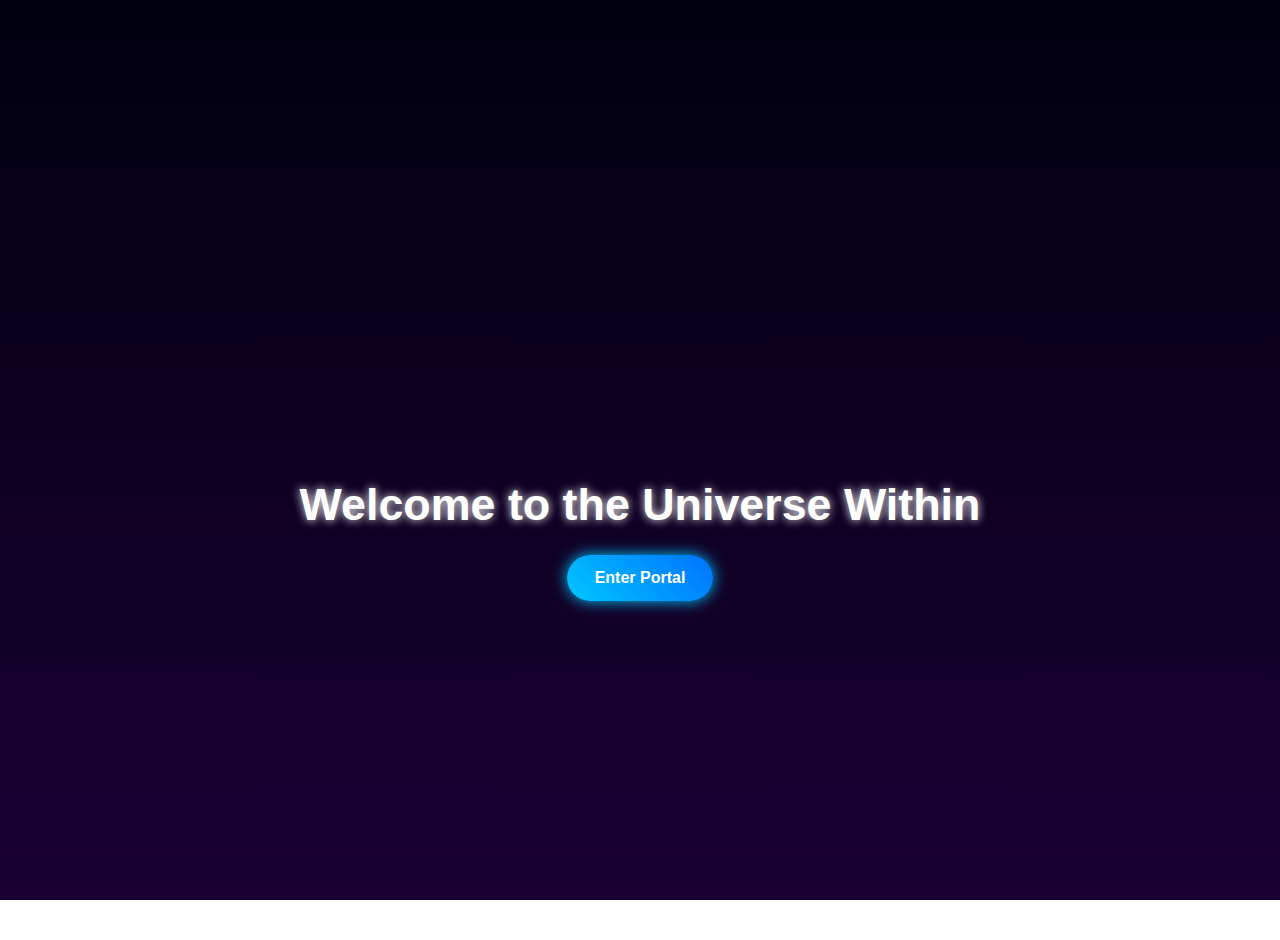
<file: index.html>
<!DOCTYPE html>
<html lang="en">
<head>
  <meta charset="UTF-8" />
  <meta name="viewport" content="width=device-width, initial-scale=1.0" />
  <title>Cosmic Portal</title>
  <style>
    body, html {
      margin: 0;
      padding: 0;
      height: 100%;
      font-family: 'Segoe UI', sans-serif;
      background: linear-gradient(to bottom, #000010, #1a0033);
      overflow: hidden;
      color: white;
    }

    .container {
      display: flex;
      flex-direction: column;
      justify-content: center;
      align-items: center;
      height: 100vh;
      text-align: center;
      padding: 20px;
      position: relative;
    }

    .stars {
      position: absolute;
      width: 100%;
      height: 100%;
      background: transparent;
      box-shadow:
        50px 80px white,
        150px 200px #aaa,
        250px 50px #fff,
        350px 150px #ccc,
        450px 250px #eee;
      animation: twinkle 2s infinite alternate;
      z-index: 0;
    }

    @keyframes twinkle {
      from { opacity: 0.4; }
      to { opacity: 1; }
    }

    .astronaut {
      width: 120px;
      height: 120px;
      background: url('https://upload.wikimedia.org/wikipedia/commons/thumb/9/99/Astronaut_icon.svg/512px-Astronaut_icon.svg.png') no-repeat center;
      background-size: contain;
      margin-bottom: 20px;
      z-index: 1;
    }

    h1 {
      font-size: 2.8em;
      margin: 0;
      text-shadow: 0 0 10px #fff;
      z-index: 1;
    }

    .btn {
      margin-top: 25px;
      padding: 14px 28px;
      background: linear-gradient(45deg, #00c6ff, #0072ff);
      color: white;
      text-decoration: none;
      font-weight: bold;
      border-radius: 30px;
      box-shadow: 0 0 15px #00c6ff;
      transition: transform 0.3s ease;
      z-index: 1;
    }

    .btn:hover {
      transform: scale(1.1);
    }

    @media (max-width: 768px) {
      h1 {
        font-size: 2em;
      }

      .btn {
        padding: 12px 24px;
        font-size: 1em;
      }

      .astronaut {
        width: 80px;
        height: 80px;
      }
    }

    @media (max-width: 480px) {
      h1 {
        font-size: 1.5em;
      }

      .btn {
        padding: 10px 20px;
        font-size: 0.9em;
      }
    }
  </style>
</head>
<body>
  <div class="container">
    <div class="stars"></div>
    <div class="astronaut"></div>
    <h1>Welcome to the Universe Within</h1>
    <a href="registration.html" class="btn">Enter Portal</a>
  </div>
</body>
</html>
</file>
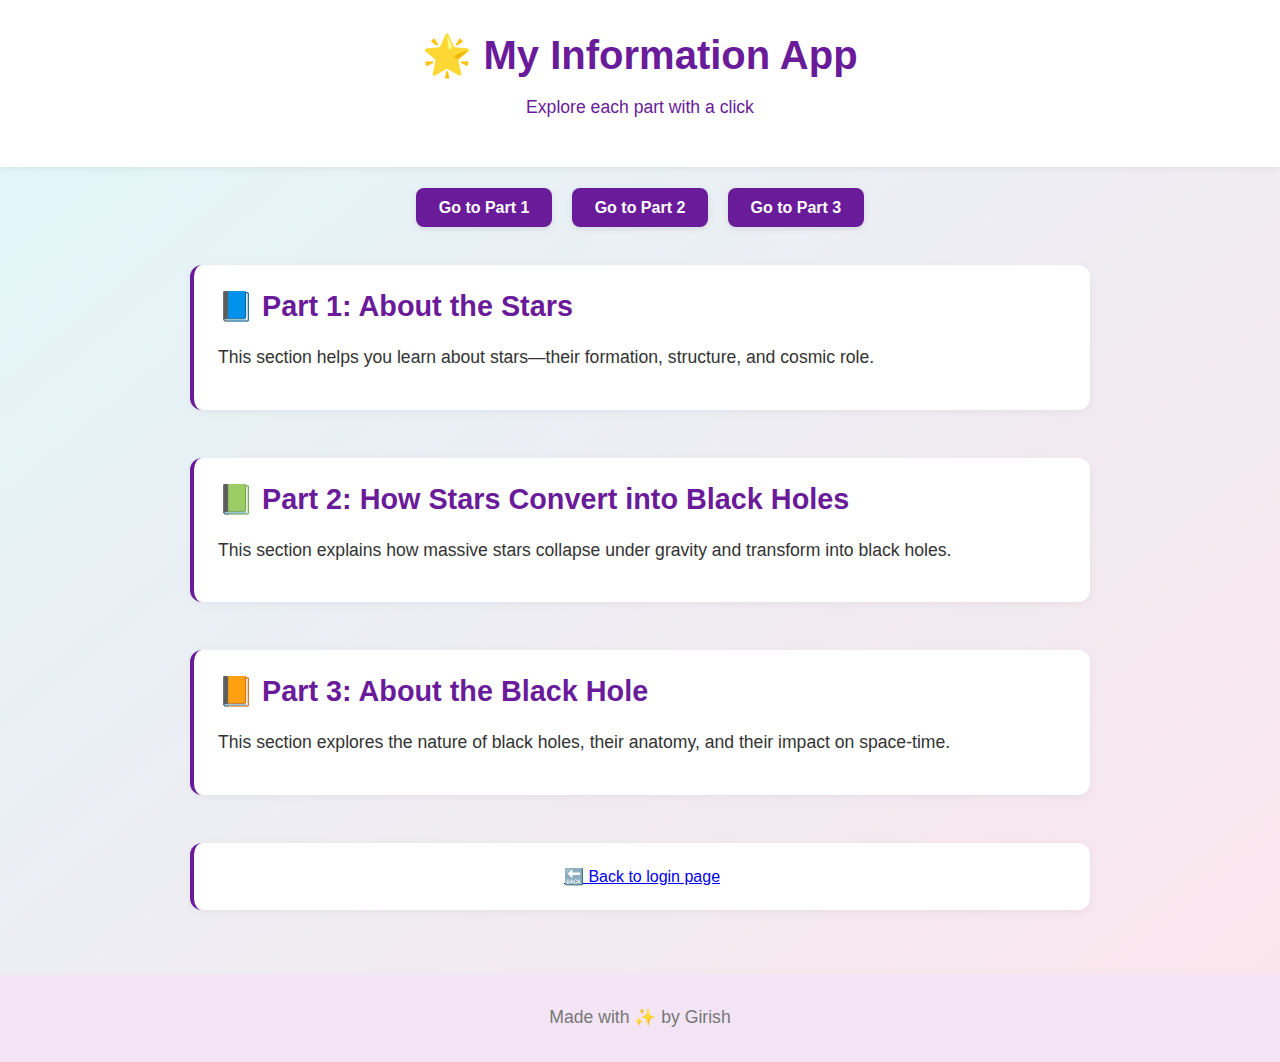
<file: main page.html>
<!DOCTYPE html>
<html lang="en">
<head>
  <meta charset="UTF-8" />
  <meta name="viewport" content="width=device-width, initial-scale=1.0"/>
  <title>Information App</title>
  <style>
    html {
      scroll-behavior: smooth;
    }

    body {
      margin: 0;
      font-family: 'Segoe UI', sans-serif;
      background: linear-gradient(to bottom right, #e0f7fa, #fce4ec);
      color: #333;
    }

    header {
      background-color: #ffffff;
      color: #6a1b9a;
      text-align: center;
      padding: 2rem 1rem;
      box-shadow: 0 2px 8px rgba(0,0,0,0.05);
    }

    header h1 {
      margin: 0;
      font-size: 2.5rem;
    }

    nav {
      text-align: center;
      margin: 2rem 0;
    }

    .nav-btn {
      background-color: #6a1b9a;
      color: #fff;
      padding: 0.7rem 1.4rem;
      margin: 0.5rem;
      text-decoration: none;
      border-radius: 8px;
      font-weight: bold;
      transition: background-color 0.3s ease;
      box-shadow: 0 2px 6px rgba(0,0,0,0.1);
    }

    .nav-btn:hover {
      background-color: #8e24aa;
    }

    .nav-btn.active {
      background-color: #ab47bc;
      box-shadow: 0 0 10px #ab47bc;
    }

    main {
      max-width: 900px;
      margin: auto;
      padding: 1rem;
    }

    section {
      margin-bottom: 3rem;
      padding: 1.5rem;
      background-color: #ffffff;
      border-radius: 12px;
      box-shadow: 0 2px 10px rgba(0,0,0,0.05);
      border-left: 4px solid #6a1b9a;
    }

    h2 {
      color: #6a1b9a;
      font-size: 1.8rem;
      margin-top: 0;
    }

    p {
      font-size: 1.1rem;
    }

    footer {
      text-align: center;
      font-size: 0.9rem;
      color: #777;
      padding: 1rem;
      background-color: #f3e5f5;
    }

    @media (max-width: 600px) {
      header h1 {
        font-size: 2rem;
      }

      .nav-btn {
        display: block;
        margin: 0.5rem auto;
        width: 80%;
      }

      h2 {
        font-size: 1.5rem;
      }

      p {
        font-size: 1rem;
      }
    }
  </style>
</head>
<body>
  <header>
    <h1>🌟 My Information App</h1>
    <p>Explore each part with a click</p>
  </header>

 <nav>
  <a href="part 1.html" class="nav-btn">Go to Part 1</a>
  <a href="part 2.html" class="nav-btn">Go to Part 2</a>
  <a href="part 3.html" class="nav-btn">Go to Part 3</a>
</nav>


  <main>
    <section id="part1">
      <h2>📘 Part 1: About the Stars</h2>
      <p>This section helps you learn about stars—their formation, structure, and cosmic role.</p>
    </section>

    <section id="part2">
      <h2>📗 Part 2: How Stars Convert into Black Holes</h2>
      <p>This section explains how massive stars collapse under gravity and transform into black holes.</p>
    </section>

    <section id="part3">
      <h2>📙 Part 3: About the Black Hole</h2>
      <p>This section explores the nature of black holes, their anatomy, and their impact on space-time.</p>
    </section>

    <section>
      <div style="text-align:center;">
        <a href="reglogin form.html" class="cta-button">🔙 Back to login page</a>
      </div>
    </section>
  </main>

  <footer>
    <p>Made with ✨ by Girish</p>
  </footer>

  <script>
    document.addEventListener("DOMContentLoaded", function () {
      const buttons = document.querySelectorAll(".nav-btn");
      buttons.forEach(btn => {
        btn.addEventListener("click", function () {
          buttons.forEach(b => b.classList.remove("active"));
          this.classList.add("active");
        });
      });
    });
  </script>
</body>
</html>
</file>
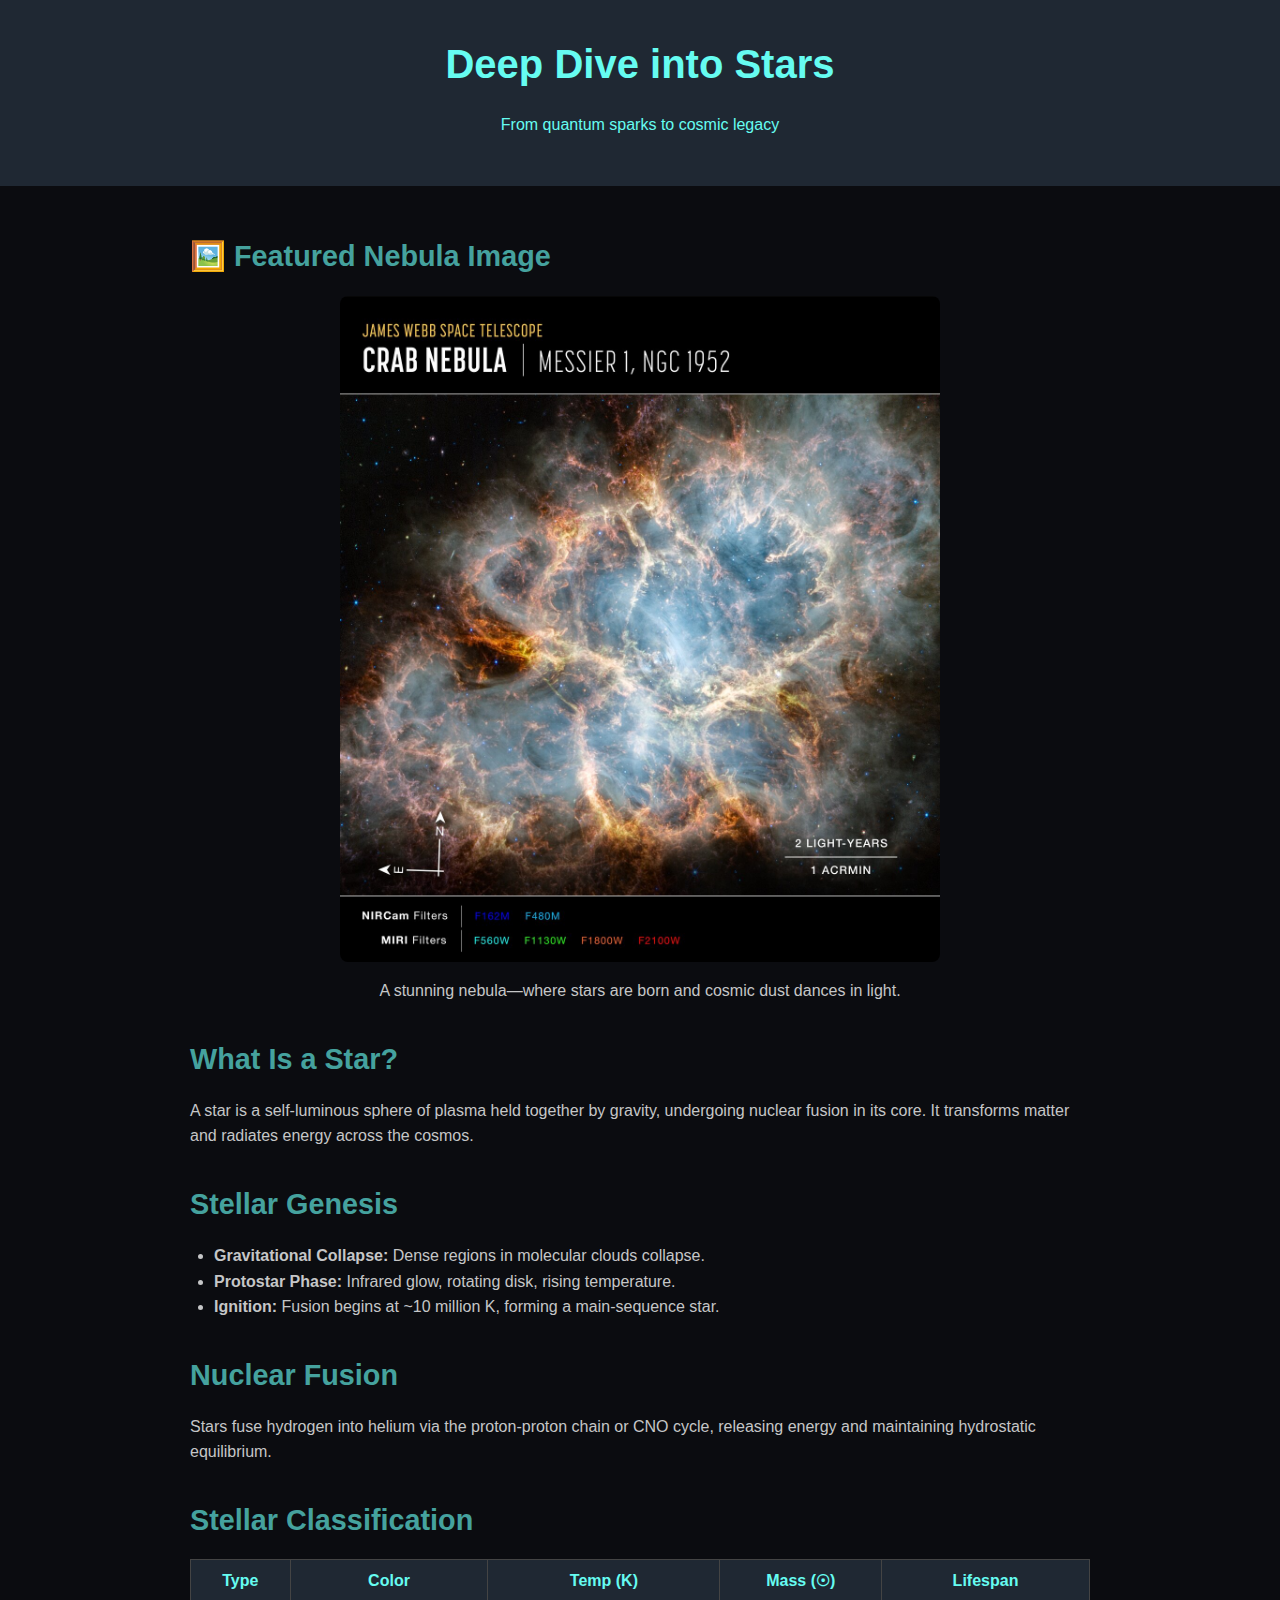
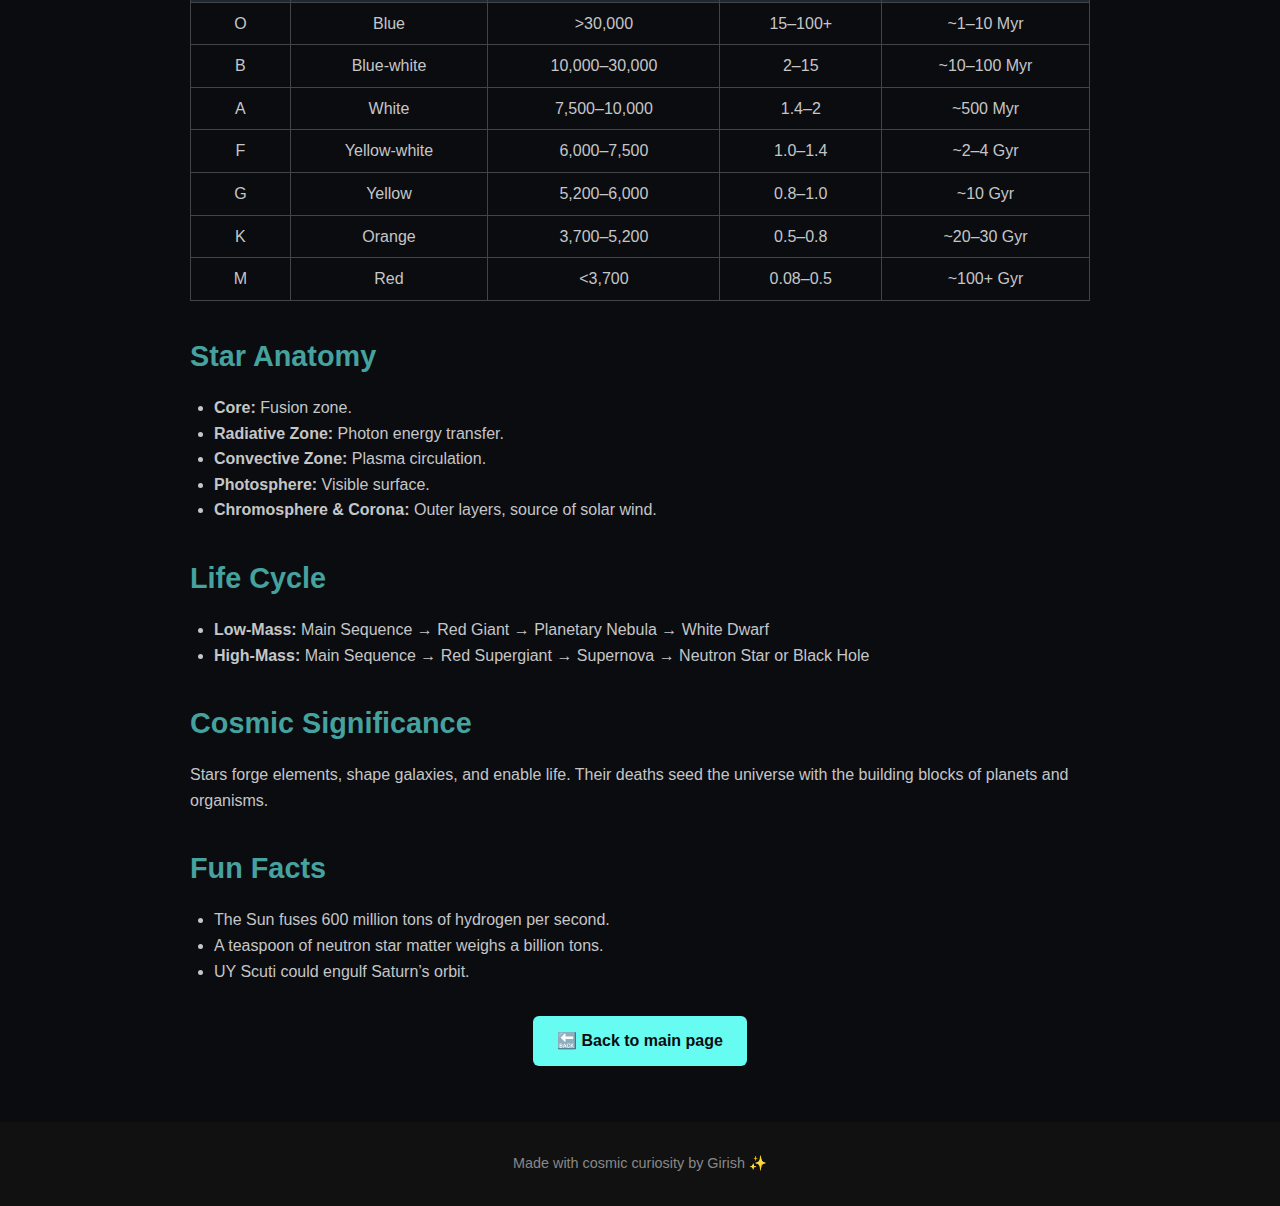
<file: part 1.html>
<!DOCTYPE html>
<html lang="en">
<head>
  <meta charset="UTF-8" />
  <meta name="viewport" content="width=device-width, initial-scale=1.0" />
  <title>Deep Dive into Stars</title>
  <style>
    :root {
      --bg: #0b0c10;
      --text: #c5c6c7;
      --accent: #66fcf1;
      --section: #1f2833;
      --heading: #45a29e;
    }

    html {
      scroll-behavior: smooth;
    }

    body {
      margin: 0;
      font-family: 'Segoe UI', sans-serif;
      background: var(--bg);
      color: var(--text);
      line-height: 1.6;
    }

    header {
      background: var(--section);
      color: var(--accent);
      text-align: center;
      padding: 2rem 1rem;
    }

    header h1 {
      margin: 0;
      font-size: 2.5rem;
    }

    main {
      max-width: 900px;
      margin: auto;
      padding: 1.5rem;
    }

    section {
      margin-bottom: 2rem;
    }

    h2 {
      color: var(--heading);
      font-size: 1.8rem;
      margin-bottom: 0.5rem;
    }

    ul {
      padding-left: 1.5rem;
    }

    table {
      width: 100%;
      border-collapse: collapse;
      margin-top: 1rem;
    }

    th, td {
      border: 1px solid #444;
      padding: 0.5rem;
      text-align: center;
    }

    th {
      background: #1f2833;
      color: var(--accent);
    }

    img {
      width: 100%;
      max-width: 600px;
      height: auto;
      border-radius: 8px;
      display: block;
      margin: 1rem auto;
    }

    .cta-button {
      display: inline-block;
      background-color: #66fcf1;
      color: #0b0c10;
      padding: 0.75rem 1.5rem;
      font-size: 1rem;
      font-weight: bold;
      text-decoration: none;
      border-radius: 6px;
      transition: background-color 0.3s ease;
    }

    .cta-button:hover {
      background-color: #45a29e;
    }

    footer {
      text-align: center;
      font-size: 0.9rem;
      color: #888;
      padding: 1rem;
      background: #111;
    }

    @media (max-width: 600px) {
      header h1 {
        font-size: 2rem;
      }

      h2 {
        font-size: 1.5rem;
      }

      main {
        padding: 1rem;
      }

      table {
        font-size: 0.9rem;
      }
    }
  </style>
</head>
<body>
  <header id="top">
    <h1>Deep Dive into Stars</h1>
    <p>From quantum sparks to cosmic legacy</p>
  </header>

  <main>
    <section>
      <h2>🖼️ Featured Nebula Image</h2>
      <img src="nebbulla.jpg" alt="Nebula image">
      <p style="text-align:center;">A stunning nebula—where stars are born and cosmic dust dances in light.</p>
    </section>

    <section>
      <h2>What Is a Star?</h2>
      <p>A star is a self-luminous sphere of plasma held together by gravity, undergoing nuclear fusion in its core. It transforms matter and radiates energy across the cosmos.</p>
    </section>

    <section>
      <h2>Stellar Genesis</h2>
      <ul>
        <li><strong>Gravitational Collapse:</strong> Dense regions in molecular clouds collapse.</li>
        <li><strong>Protostar Phase:</strong> Infrared glow, rotating disk, rising temperature.</li>
        <li><strong>Ignition:</strong> Fusion begins at ~10 million K, forming a main-sequence star.</li>
      </ul>
    </section>

    <section>
      <h2>Nuclear Fusion</h2>
      <p>Stars fuse hydrogen into helium via the proton-proton chain or CNO cycle, releasing energy and maintaining hydrostatic equilibrium.</p>
    </section>

    <section>
      <h2>Stellar Classification</h2>
      <table>
        <tr>
          <th>Type</th><th>Color</th><th>Temp (K)</th><th>Mass (☉)</th><th>Lifespan</th>
        </tr>
        <tr><td>O</td><td>Blue</td><td>>30,000</td><td>15–100+</td><td>~1–10 Myr</td></tr>
        <tr><td>B</td><td>Blue-white</td><td>10,000–30,000</td><td>2–15</td><td>~10–100 Myr</td></tr>
        <tr><td>A</td><td>White</td><td>7,500–10,000</td><td>1.4–2</td><td>~500 Myr</td></tr>
        <tr><td>F</td><td>Yellow-white</td><td>6,000–7,500</td><td>1.0–1.4</td><td>~2–4 Gyr</td></tr>
        <tr><td>G</td><td>Yellow</td><td>5,200–6,000</td><td>0.8–1.0</td><td>~10 Gyr</td></tr>
        <tr><td>K</td><td>Orange</td><td>3,700–5,200</td><td>0.5–0.8</td><td>~20–30 Gyr</td></tr>
        <tr><td>M</td><td>Red</td><td><3,700</td><td>0.08–0.5</td><td>~100+ Gyr</td></tr>
      </table>
    </section>

    <section>
      <h2>Star Anatomy</h2>
      <ul>
        <li><strong>Core:</strong> Fusion zone.</li>
        <li><strong>Radiative Zone:</strong> Photon energy transfer.</li>
        <li><strong>Convective Zone:</strong> Plasma circulation.</li>
        <li><strong>Photosphere:</strong> Visible surface.</li>
        <li><strong>Chromosphere & Corona:</strong> Outer layers, source of solar wind.</li>
      </ul>
    </section>

    <section>
      <h2>Life Cycle</h2>
      <ul>
        <li><strong>Low-Mass:</strong> Main Sequence → Red Giant → Planetary Nebula → White Dwarf</li>
        <li><strong>High-Mass:</strong> Main Sequence → Red Supergiant → Supernova → Neutron Star or Black Hole</li>
      </ul>
    </section>

    <section>
      <h2>Cosmic Significance</h2>
      <p>Stars forge elements, shape galaxies, and enable life. Their deaths seed the universe with the building blocks of planets and organisms.</p>
    </section>

    <section>
      <h2>Fun Facts</h2>
      <ul>
        <li>The Sun fuses 600 million tons of hydrogen per second.</li>
        <li>A teaspoon of neutron star matter weighs a billion tons.</li>
        <li>UY Scuti could engulf Saturn’s orbit.</li>
      </ul>
    </section>

    

    <section>
      <div style="text-align:center;">
        <a href="main page.html" class="cta-button">🔙 Back to main page</a>
      </div>
    </section>
  </main>

  <footer>
    <p>Made with cosmic curiosity by Girish ✨</p>
  </footer>
</body>
</html>
</file>
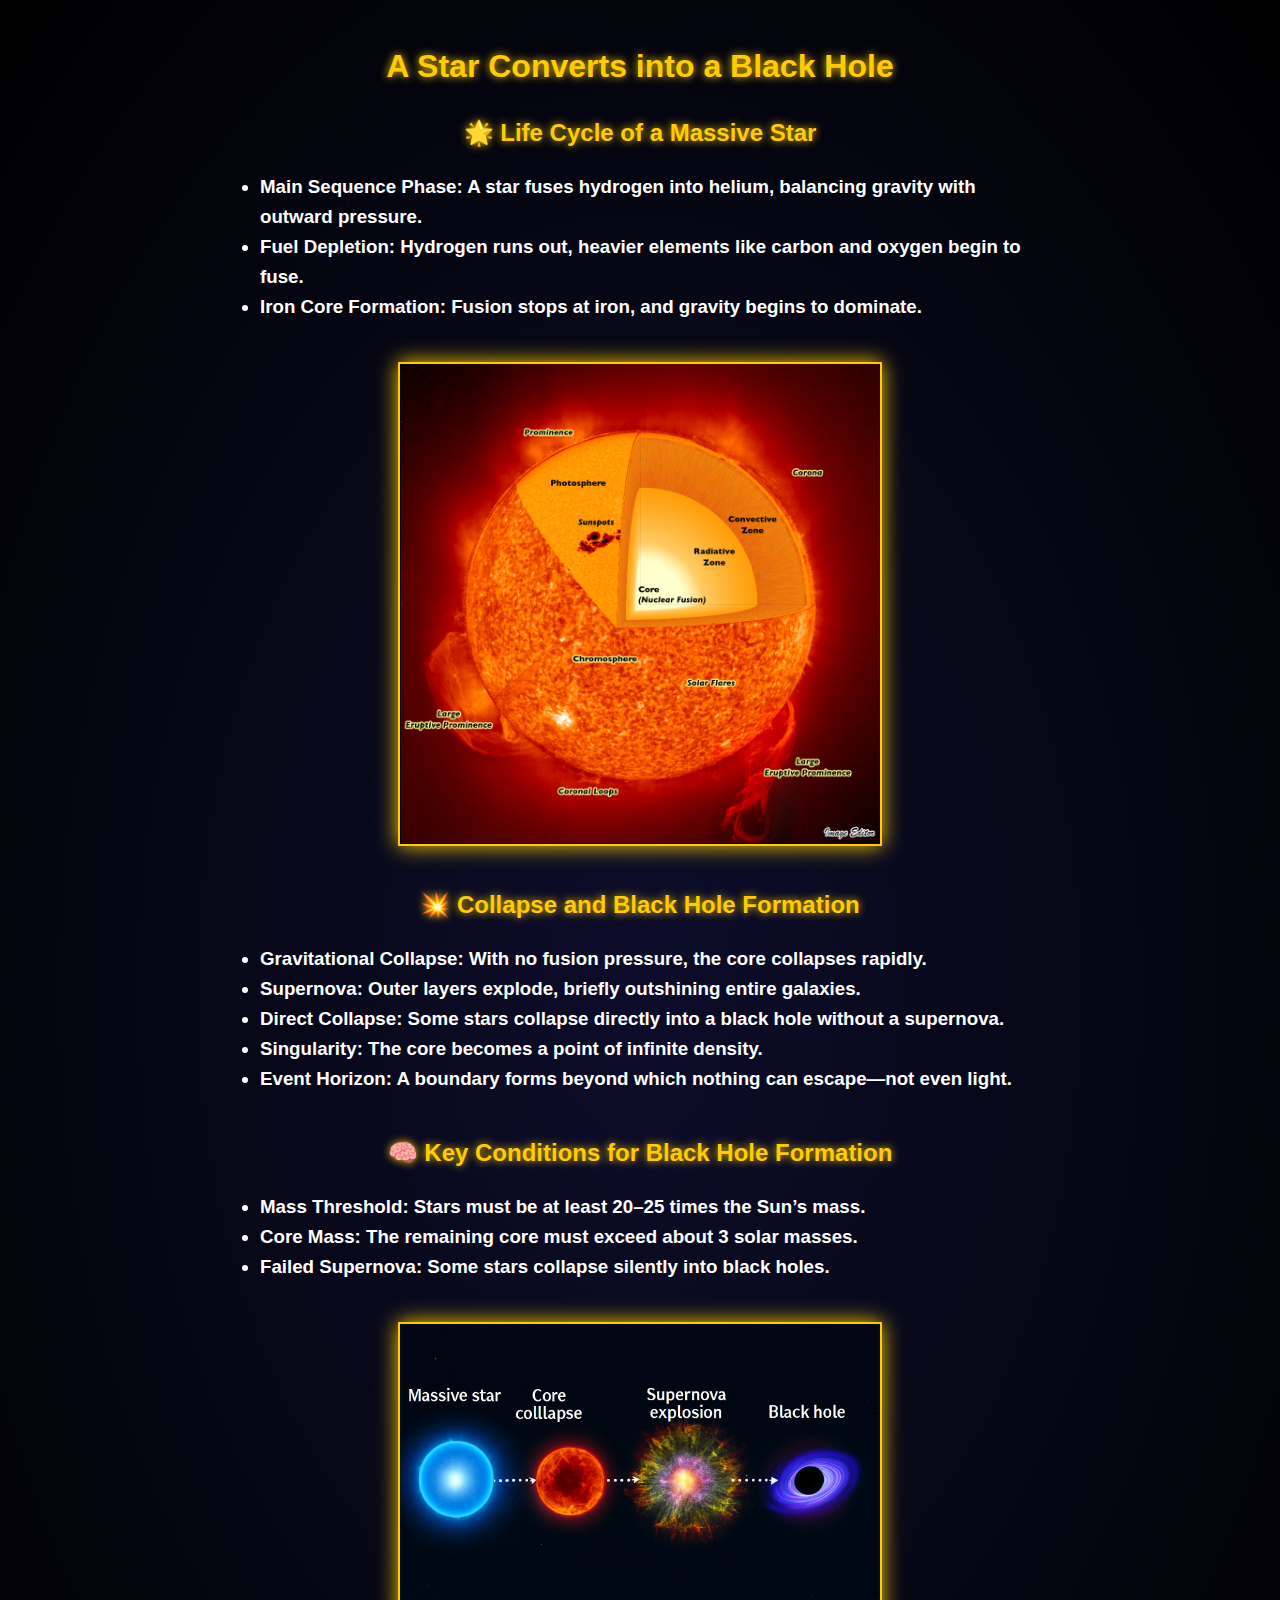
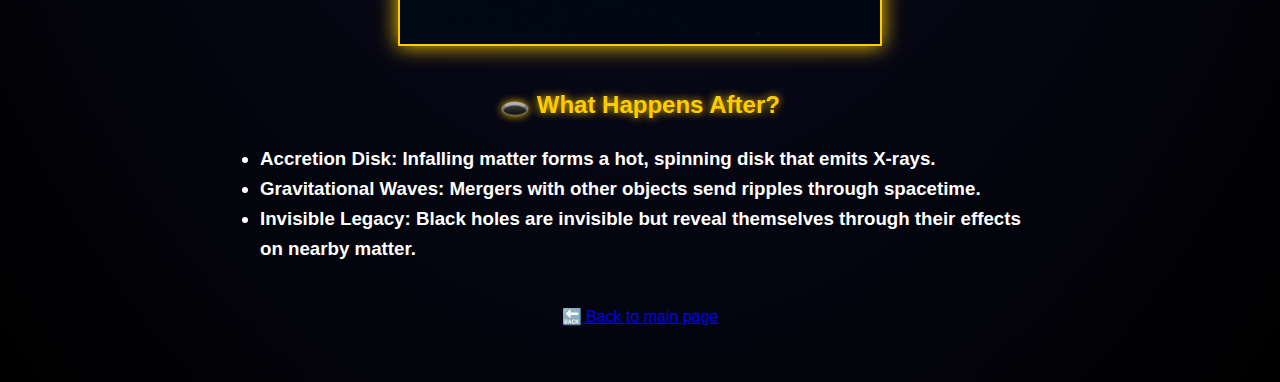
<file: part 2.html>
<!DOCTYPE html>
<html lang="en">
<head>
  <meta charset="UTF-8" />
  <meta name="viewport" content="width=device-width, initial-scale=1.0"/>
  <title>Star Converts into Black Hole</title>
  <style>
    body {
      margin: 0;
      padding: 20px;
      font-family: 'Segoe UI', sans-serif;
      background: radial-gradient(ellipse at center, #0d0d2b 0%, #000000 100%);
      color: #e0e0ff;
      line-height: 1.6;
    }

    h1, h2 {
      text-align: center;
      color: #ffcc00;
      text-shadow: 0 0 8px #ffcc00;
    }

    h3 {
      color: white;
    }

    .section {
      max-width: 800px;
      margin: 0 auto 40px;
      padding: 0 20px;
    }
    section {
      margin-bottom: 2rem;
    }

    ul {
      padding-left: 20px;
    }

    img {
      display: block;
      margin: 30px auto;
      width: 60%;
      height: auto;
      border: 2px solid #ffcc00;
      box-shadow: 0 0 20px #ffcc00;
    }

    .button-container {
      display: flex;
      justify-content: center;
      align-items: center;
      margin-top: 20px;
      padding: 0 20px;
    }

    .section p {
      text-align: center;
    }

    button {
      background-color: #007bff;
      color: white;
      border: none;
      padding: 12px 24px;
      font-size: 1.2em;
      border-radius: 6px;
      cursor: pointer;
      box-shadow: 0 0 10px #007bff;
      transition: background-color 0.3s ease, transform 0.3s ease;
    }

    button:hover {
      background-color: #00bfff;
      transform: scale(1.05);
    }

    @media (max-width: 768px) {
      h1 {
        font-size: 2em;
      }

      h2 {
        font-size: 1.6em;
      }

      h3 {
        font-size: 1.1em;
      }

      button {
        font-size: 1em;
        padding: 10px 20px;
      }

      img {
        width: 80%;
      }
    }

    @media (max-width: 480px) {
      h1 {
        font-size: 1.6em;
      }

      h2 {
        font-size: 1.3em;
      }

      h3 {
        font-size: 1em;
      }

      button {
        width: 100%;
        font-size: 0.95em;
        padding: 8px 16px;
      }

      .button-container {
        padding: 0 10px;
      }

      img {
        width: 100%;
      }
    }
  </style>
</head>
<body>

  <h1>A Star Converts into a Black Hole</h1>

  <div class="section">
    <h2>🌟 Life Cycle of a Massive Star</h2>
    <h3>
      <ul>
        <li><b>Main Sequence Phase:</b> A star fuses hydrogen into helium, balancing gravity with outward pressure.</li>
        <li><b>Fuel Depletion:</b> Hydrogen runs out, heavier elements like carbon and oxygen begin to fuse.</li>
        <li><b>Iron Core Formation:</b> Fusion stops at iron, and gravity begins to dominate.</li>
      </ul>
    </h3>
  </div>

  <div class="section">
    <img src="sun formation.jpg" alt="simple img">
  </div>

  <div class="section">
    <h2>💥 Collapse and Black Hole Formation</h2>
    <h3>
      <ul>
        <li><b>Gravitational Collapse:</b> With no fusion pressure, the core collapses rapidly.</li>
        <li><b>Supernova:</b> Outer layers explode, briefly outshining entire galaxies.</li>
        <li><b>Direct Collapse:</b> Some stars collapse directly into a black hole without a supernova.</li>
        <li><b>Singularity:</b> The core becomes a point of infinite density.</li>
        <li><b>Event Horizon:</b> A boundary forms beyond which nothing can escape—not even light.</li>
      </ul>
    </h3>
  </div>

  <div class="section">
    <h2>🧠 Key Conditions for Black Hole Formation</h2>
    <h3>
      <ul>
        <li><b>Mass Threshold:</b> Stars must be at least 20–25 times the Sun’s mass.</li>
        <li><b>Core Mass:</b> The remaining core must exceed about 3 solar masses.</li>
        <li><b>Failed Supernova:</b> Some stars collapse silently into black holes.</li>
      </ul>
    </h3>
  </div>

  <div class="section">
    <img src="black.jpg" alt="simple img">
  </div>

  <div class="section">
    <h2>🕳️ What Happens After?</h2>
    <h3>
      <ul>
        <li><b>Accretion Disk:</b> Infalling matter forms a hot, spinning disk that emits X-rays.</li>
        <li><b>Gravitational Waves:</b> Mergers with other objects send ripples through spacetime.</li>
        <li><b>Invisible Legacy:</b> Black holes are invisible but reveal themselves through their effects on nearby matter.</li>
      </ul>
    </h3>
  </div>

 <section>
      <div style="text-align:center;">
        <a href="main page.html" class="cta-button">🔙 Back to main page</a>
      </div>
    </section>

</body>
</html>
</file>
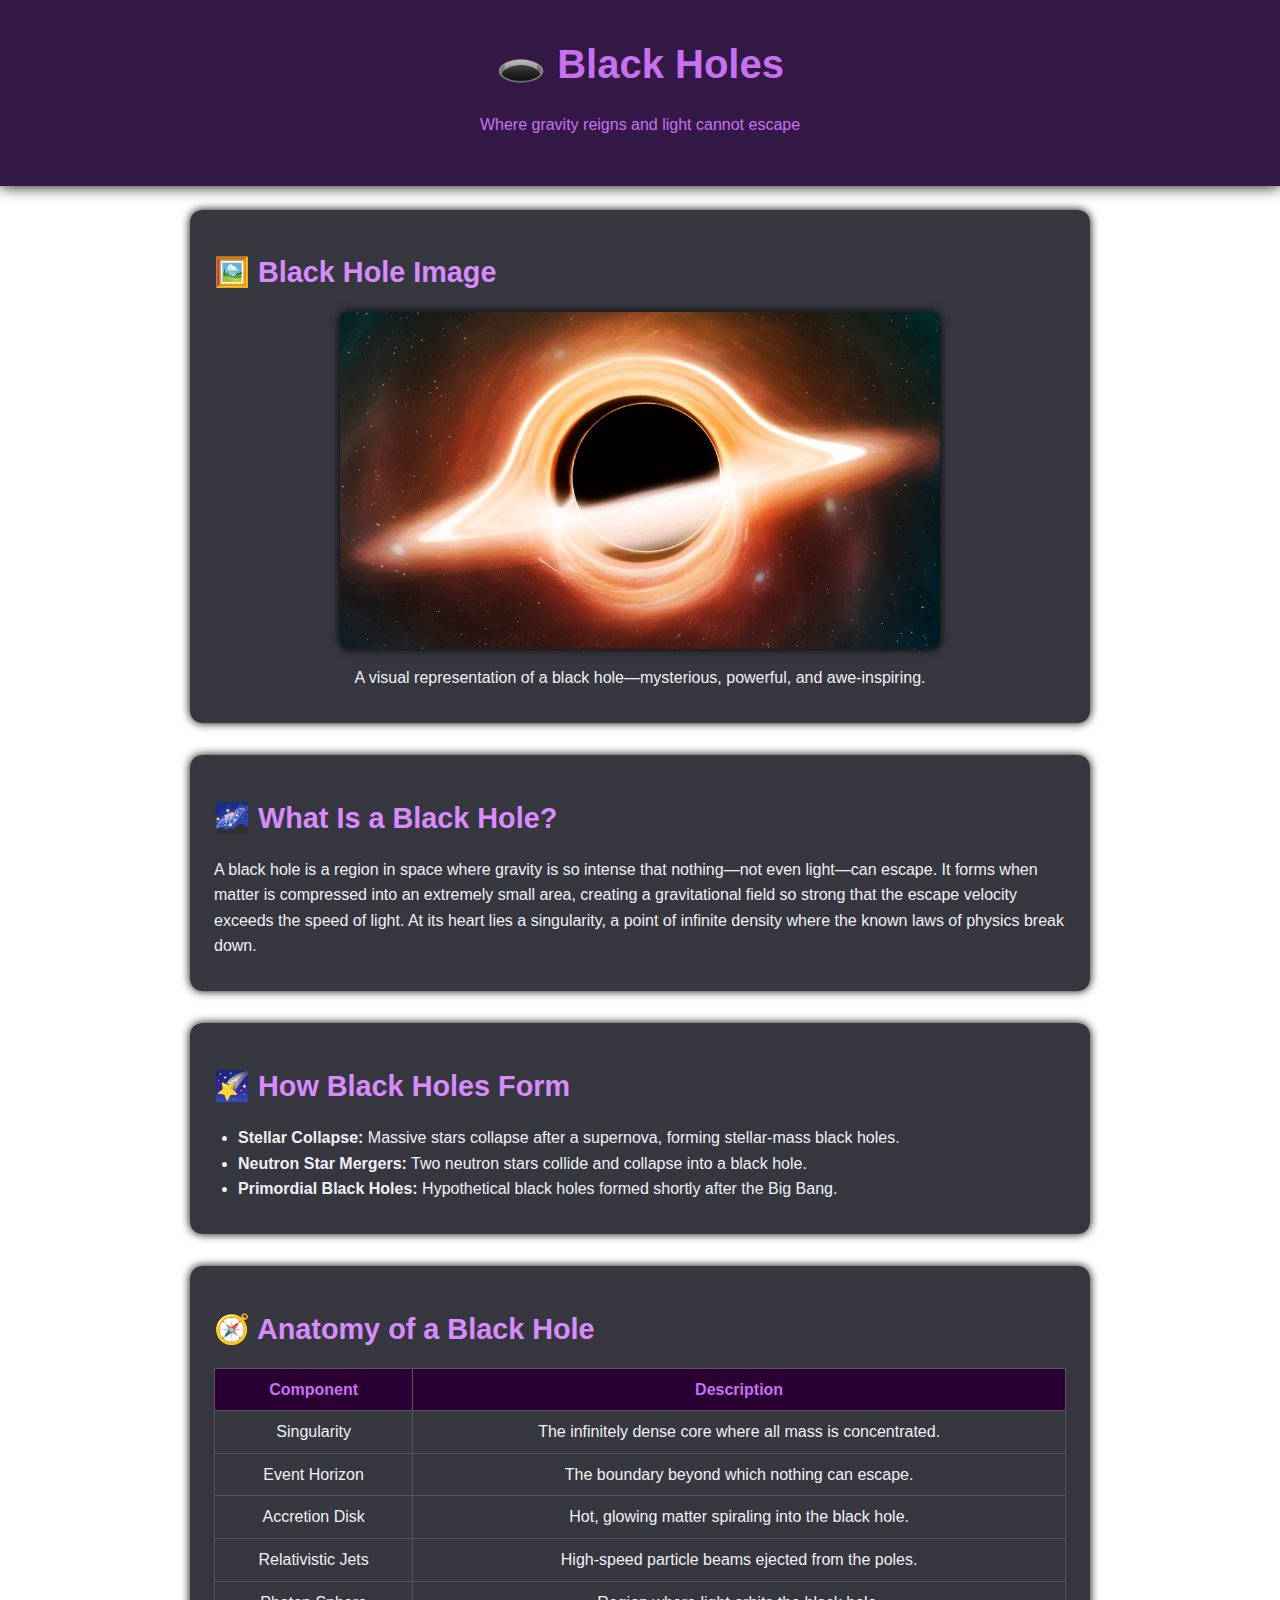
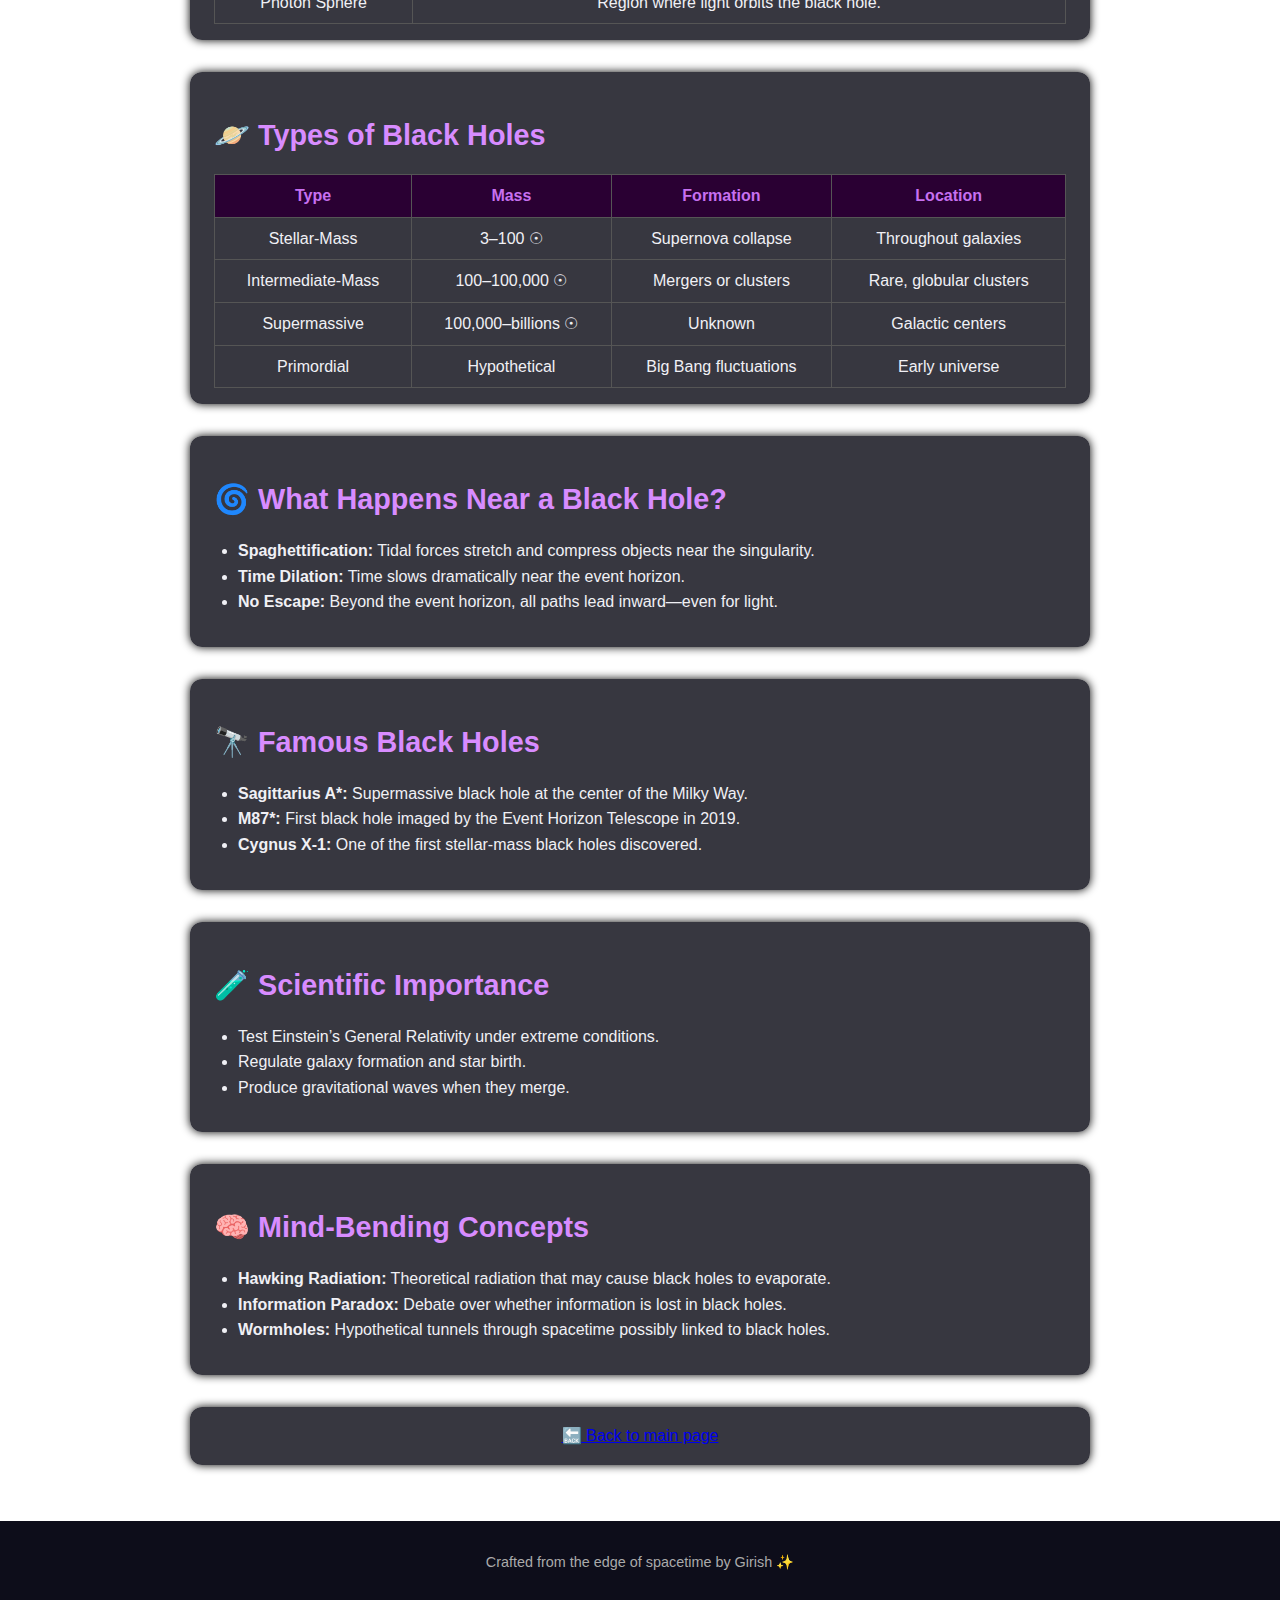
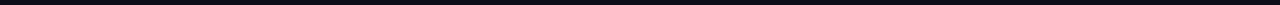
<file: part 3.html>
<!DOCTYPE html>
<html lang="en">
<head>
  <meta charset="UTF-8" />
  <meta name="viewport" content="width=device-width, initial-scale=1.0"/>
  <title>Black Holes Explained</title>
  <style>
    :root {
      --bg-gradient: linear-gradient(to bottom, #0d0d1a, #1a001f);
      --text: #f0f0f5;
      --accent: #c770f0;
      --card-bg: rgba(20, 20, 30, 0.85);
      --heading: #d88cff;
    }

    body {
      margin: 0;
      font-family: 'Segoe UI', sans-serif;
      background: var(--bg-gradient);
      background-image: url('https://www.transparenttextures.com/patterns/stardust.png');
      background-repeat: repeat;
      color: var(--text);
      line-height: 1.6;
    }

    header {
      background: rgba(30, 0, 50, 0.9);
      color: var(--accent);
      text-align: center;
      padding: 2rem 1rem;
      box-shadow: 0 0 15px #000;
    }

    header h1 {
      margin: 0;
      font-size: 2.5rem;
    }

    main {
      max-width: 900px;
      margin: auto;
      padding: 1.5rem;
    }

    section {
      background: var(--card-bg);
      border-radius: 12px;
      padding: 1rem 1.5rem;
      margin-bottom: 2rem;
      box-shadow: 0 0 10px #000;
    }
    section {
      margin-bottom: 2rem;
    }

    h2 {
      color: var(--heading);
      font-size: 1.8rem;
      margin-bottom: 0.5rem;
    }

    ul {
      padding-left: 1.5rem;
    }

    table {
      width: 100%;
      border-collapse: collapse;
      margin-top: 1rem;
    }

    th, td {
      border: 1px solid #555;
      padding: 0.5rem;
      text-align: center;
    }

    th {
      background: #2a0033;
      color: var(--accent);
    }

    img {
      width: 100%;
      max-width: 600px;
      height: auto;
      border-radius: 8px;
      display: block;
      margin: 1rem auto;
      box-shadow: 0 0 10px #000;
    }

    footer {
      text-align: center;
      font-size: 0.9rem;
      color: #aaa;
      padding: 1rem;
      background: #0d0d1a;
    }

    @media (max-width: 600px) {
      header h1 {
        font-size: 2rem;
      }

      h2 {
        font-size: 1.5rem;
      }

      main {
        padding: 1rem;
      }

      table {
        font-size: 0.9rem;
      }
    }
  </style>
</head>
<body>
  <header>
    <h1>🕳️ Black Holes</h1>
    <p>Where gravity reigns and light cannot escape</p>
  </header>

  <main>
    <section>
      <h2>🖼️ Black Hole Image</h2>
      <img src="giri.jpg" alt="Black hole illustration">
      <p style="text-align:center;">A visual representation of a black hole—mysterious, powerful, and awe-inspiring.</p>
    </section>

    <section>
      <h2>🌌 What Is a Black Hole?</h2>
      <p>A black hole is a region in space where gravity is so intense that nothing—not even light—can escape. It forms when matter is compressed into an extremely small area, creating a gravitational field so strong that the escape velocity exceeds the speed of light. At its heart lies a singularity, a point of infinite density where the known laws of physics break down.</p>
    </section>

    <section>
      <h2>🌠 How Black Holes Form</h2>
      <ul>
        <li><strong>Stellar Collapse:</strong> Massive stars collapse after a supernova, forming stellar-mass black holes.</li>
        <li><strong>Neutron Star Mergers:</strong> Two neutron stars collide and collapse into a black hole.</li>
        <li><strong>Primordial Black Holes:</strong> Hypothetical black holes formed shortly after the Big Bang.</li>
      </ul>
    </section>

    <section>
      <h2>🧭 Anatomy of a Black Hole</h2>
      <table>
        <tr><th>Component</th><th>Description</th></tr>
        <tr><td>Singularity</td><td>The infinitely dense core where all mass is concentrated.</td></tr>
        <tr><td>Event Horizon</td><td>The boundary beyond which nothing can escape.</td></tr>
        <tr><td>Accretion Disk</td><td>Hot, glowing matter spiraling into the black hole.</td></tr>
        <tr><td>Relativistic Jets</td><td>High-speed particle beams ejected from the poles.</td></tr>
        <tr><td>Photon Sphere</td><td>Region where light orbits the black hole.</td></tr>
      </table>
    </section>

    <section>
      <h2>🪐 Types of Black Holes</h2>
      <table>
        <tr><th>Type</th><th>Mass</th><th>Formation</th><th>Location</th></tr>
        <tr><td>Stellar-Mass</td><td>3–100 ☉</td><td>Supernova collapse</td><td>Throughout galaxies</td></tr>
        <tr><td>Intermediate-Mass</td><td>100–100,000 ☉</td><td>Mergers or clusters</td><td>Rare, globular clusters</td></tr>
        <tr><td>Supermassive</td><td>100,000–billions ☉</td><td>Unknown</td><td>Galactic centers</td></tr>
        <tr><td>Primordial</td><td>Hypothetical</td><td>Big Bang fluctuations</td><td>Early universe</td></tr>
      </table>
    </section>

    <section>
      <h2>🌀 What Happens Near a Black Hole?</h2>
      <ul>
        <li><strong>Spaghettification:</strong> Tidal forces stretch and compress objects near the singularity.</li>
        <li><strong>Time Dilation:</strong> Time slows dramatically near the event horizon.</li>
        <li><strong>No Escape:</strong> Beyond the event horizon, all paths lead inward—even for light.</li>
      </ul>
    </section>

    <section>
      <h2>🔭 Famous Black Holes</h2>
      <ul>
        <li><strong>Sagittarius A*:</strong> Supermassive black hole at the center of the Milky Way.</li>
        <li><strong>M87*:</strong> First black hole imaged by the Event Horizon Telescope in 2019.</li>
        <li><strong>Cygnus X-1:</strong> One of the first stellar-mass black holes discovered.</li>
      </ul>
    </section>

    <section>
      <h2>🧪 Scientific Importance</h2>
      <ul>
        <li>Test Einstein’s General Relativity under extreme conditions.</li>
        <li>Regulate galaxy formation and star birth.</li>
        <li>Produce gravitational waves when they merge.</li>
      </ul>
    </section>

    <section>
      <h2>🧠 Mind-Bending Concepts</h2>
      <ul>
        <li><strong>Hawking Radiation:</strong> Theoretical radiation that may cause black holes to evaporate.</li>
        <li><strong>Information Paradox:</strong> Debate over whether information is lost in black holes.</li>
        <li><strong>Wormholes:</strong> Hypothetical tunnels through spacetime possibly linked to black holes.</li>
      </ul>
    </section>

    <section>
      <div style="text-align:center;">
        <a href="main page.html" class="cta-button">🔙 Back to main page</a>
      </div>
    </section>
  </main>

  <footer>
    <p>Crafted from the edge of spacetime by Girish ✨</p>
  </footer>
</body>
</html>
</file>
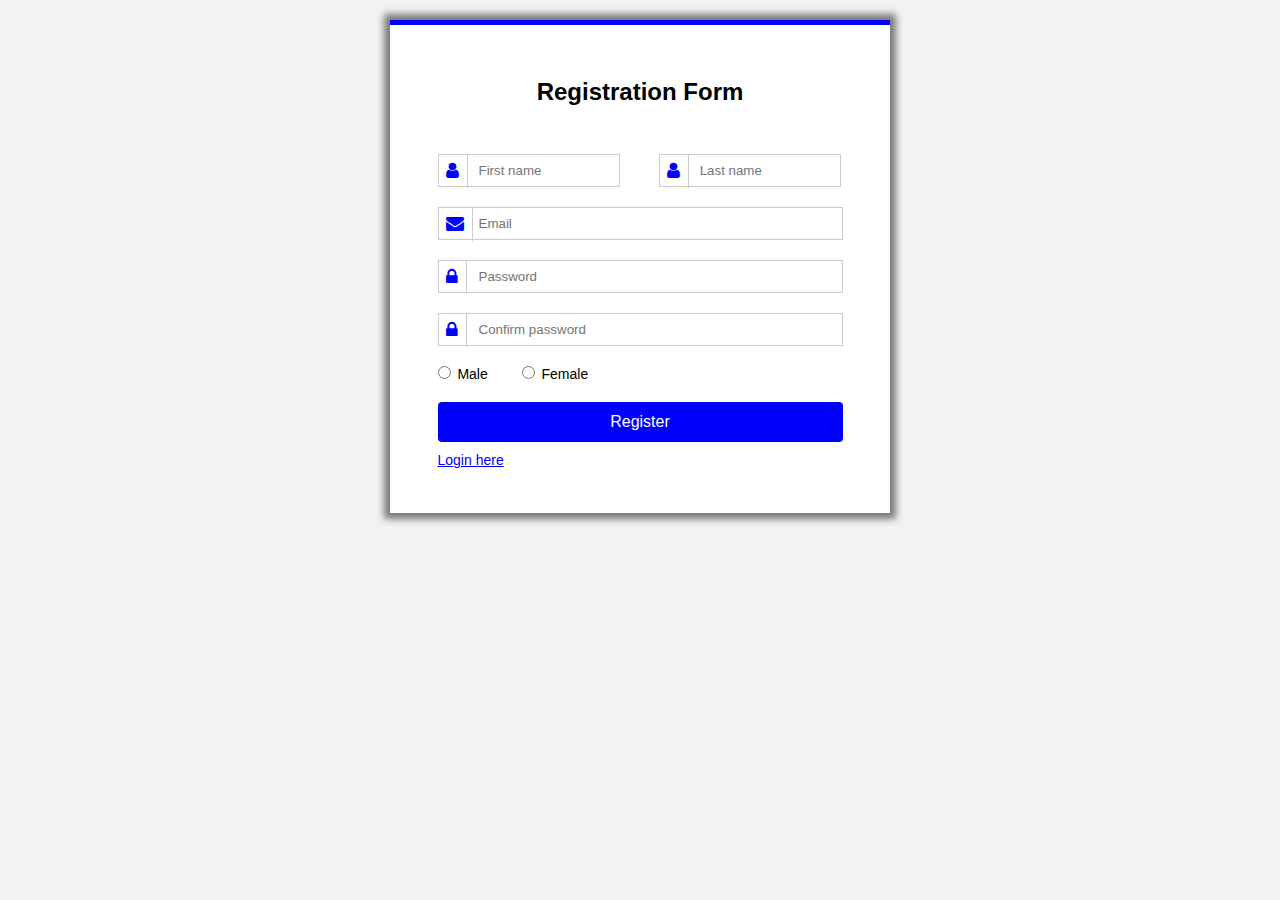
<file: registration.html>
<!DOCTYPE html>
<html>
<head>
    <meta charset="utf-8">
    <meta name="viewport" content="width=device-width, initial-scale=1">
    <title>BCA Notes</title>
    <link rel="stylesheet" type="text/css" href="style.css">
    <!-- Add icon library -->
    <link rel="stylesheet" href="https://cdnjs.cloudflare.com/ajax/libs/font-awesome/4.7.0/css/font-awesome.min.css">
</head>

<body>
    <div class="Notes">
        <h2>Registration Form</h2>
        <div class="form-notes">
            <form id="registrationForm">
                <div class="input-name">
                    <i class="fa fa-user"></i>
                    <input type="text" placeholder="First name" class="name" required>
                    <span>
                        <i class="fa fa-user"></i>
                        <input type="text" placeholder="Last name" class="name" required>
                    </span>
                </div>

                <div class="input-name">
                    <i class="fa fa-envelope email"></i>
                    <input type="email" placeholder="Email" required class="text-name">
                </div>

                <div class="input-name">
                    <i class="fa fa-lock lock"></i>
                    <input type="password" placeholder="Password" required class="text-name" id="password">
                </div>

                <div class="input-name">
                    <i class="fa fa-lock lock"></i>
                    <input type="password" placeholder="Confirm password" required class="text-name" id="confirmPassword">
                </div>

                <div class="input-name">
                    <input type="radio" class="radio-button" name="gender" id="male">
                    <label for="male" style="margin-right: 30px;">Male</label>

                    <input type="radio" class="radio-button" name="gender" id="female">
                    <label for="female" style="margin-right: 30px;">Female</label>
                </div>

                <div class="input-name">
                    <input type="submit" class="button" value="Register">
                    <p>
                        <a href="reglogin form.html">Login here</a>
                    </p>
                </div>
            </form>
        </div>
    </div>

    <!-- ✅ Password Match Validation Script -->
    <script>
        document.getElementById("registrationForm").addEventListener("submit", function(event) {
            event.preventDefault(); // Prevent form from submitting

            const password = document.getElementById("password").value;
            const confirmPassword = document.getElementById("confirmPassword").value;

            if (password !== confirmPassword) {
                alert("Passwords do not match. Please try again.");
                return;
            }

            alert("Registration was completed!");
            window.location.href = "reglogin form.html"; // Redirect to login page
        });
    </script>
</body>
</html>



<script>
    document.getElementById("registrationForm").addEventListener("submit", function(event) {
        event.preventDefault();

        const firstName = document.querySelector('input[placeholder="First name"]').value;
        const password = document.querySelector('input[placeholder="Password"]').value;
        const confirmPassword = document.querySelector('input[placeholder="Confirm password"]').value;

        if (password !== confirmPassword) {
            alert("Passwords do not match. Please try again.");
            return;
        }

        // Save first name and password to localStorage
        localStorage.setItem("registeredFirstName", firstName);
        localStorage.setItem("registeredPassword", password);

        alert("Registration was completed!");
        window.location.href = "reglogin form.html";
    });
</script>
</file>
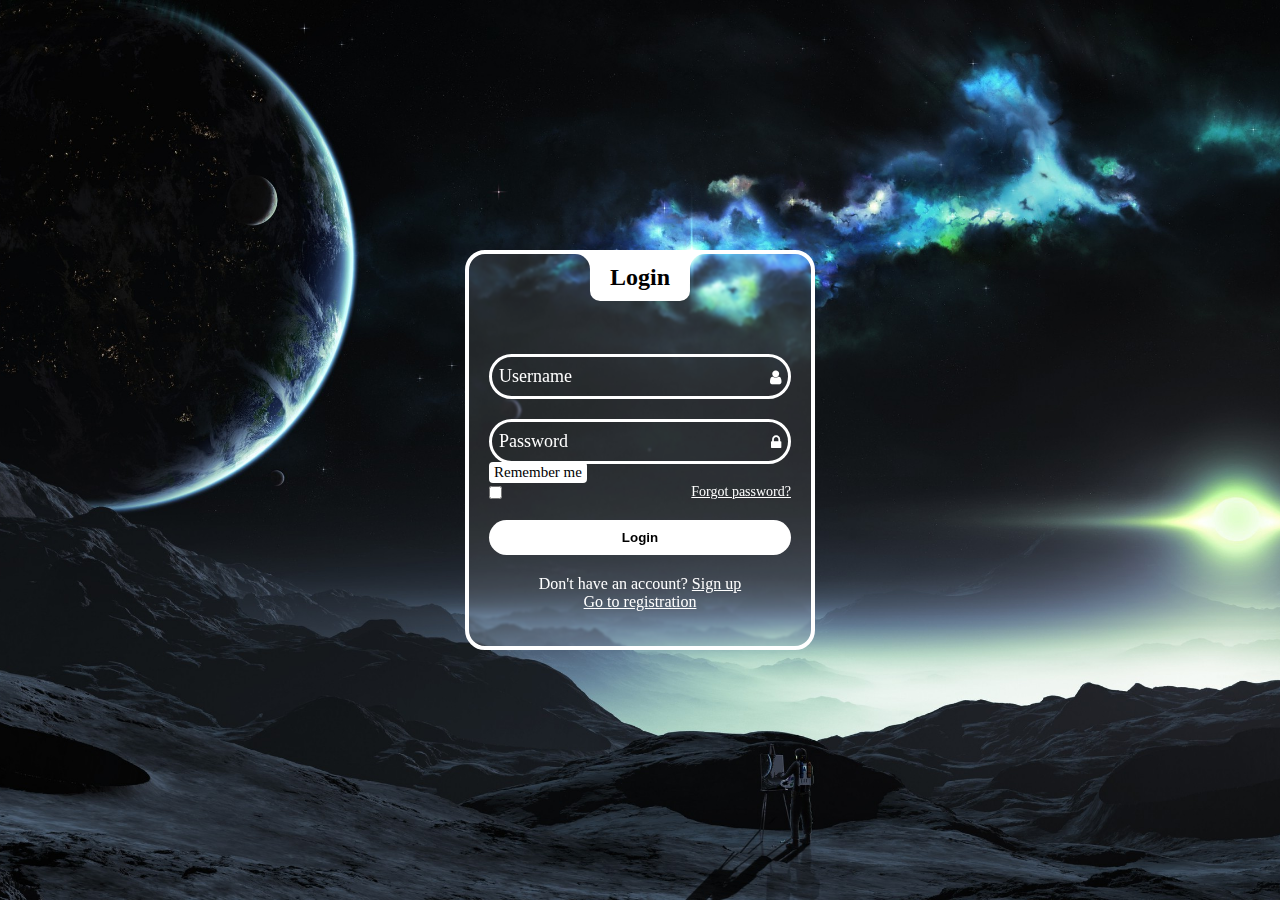
<file: reglogin form.html>
<!DOCTYPE html>
<html>
<head>
    <meta charset="utf-8">
    <meta name="viewport" content="width=device-width, initial-scale=1">
    <title>Login Form</title>
    <link rel="stylesheet" type="text/css" href="loginstyle.css">
    <link rel="stylesheet" href="https://cdnjs.cloudflare.com/ajax/libs/font-awesome/4.7.0/css/font-awesome.min.css">
</head>
<body>
    <div class="container">
        <header>
            <h2>Login</h2>
        </header>
        <form id="loginForm">
            <div class="wrapper">
                <input type="text" id="username" required>
                <label for="username">Username</label>
                <i class="fa fa-user"></i>
            </div>
            <div class="wrapper">
                <input type="password" id="password" required>
                <label for="password">Password</label>
                <i class="fa fa-lock lock"></i>
            </div>
            <div class="remember_box">
                <div class="remember">
                    <input type="checkbox" id="remember">
                    <label for="remember">Remember me</label>
                </div>
                <a href="registration.html">Forgot password?</a> <!-- ✅ Goes to registration -->
            </div>
            <button type="submit">Login</button>
            <div class="signup">
                Don't have an account? <a href="registration.html">Sign up</a> <!-- ✅ Goes to registration -->
                <p>
                    <a href="registration.html">Go to registration</a> <!-- ✅ Goes to registration -->
                </p>
            </div>
        </form>
    </div>

    <!-- ✅ Login Success Script -->
    <script>
        document.getElementById("loginForm").addEventListener("submit", function(event) {
            event.preventDefault();
            alert("Login successful!");
        });
    </script>


<script>
    document.getElementById("loginForm").addEventListener("submit", function(event) {
        event.preventDefault();

        const enteredFirstName = document.getElementById("username").value;
        const enteredPassword = document.getElementById("password").value;

        const storedFirstName = localStorage.getItem("registeredFirstName");
        const storedPassword = localStorage.getItem("registeredPassword");

        if (enteredFirstName === storedFirstName && enteredPassword === storedPassword) {
            alert("Login successful!");
            window.location.href = "main page.html";
        } else {
            alert("Wrong username or password!");
        }
    });
</script>
</body>
</html>
</file>
<file: style.css>
/* Reset */
* {
    margin: 0;
    padding: 0;
    box-sizing: border-box;
}

body {
    font-size: 14px;
    background-color: #f2f2f2;
    font-family: Arial, sans-serif;
}

/* Notes container */
.Notes {
    background: white;
    max-width: 500px;   /* ✅ fluid width */
    width: 100%;
    padding: 25px;
    margin: 20px auto;
    border-top: 5px solid blue;
    box-shadow: 0 0 7px 6px rgba(0, 0, 0, 0.5);
}

.Notes h2 {
    font-size: 24px;
    line-height: 24px;
    padding: 30px;
    text-align: center;
}

/* Input groups */
.input-name {
    width: 90%;
    position: relative;
    margin: 20px auto;
}

.user {
    padding: 8px 11px;
}

.name {
    width: 45%;
    padding: 8px 0 8px 40px;
}

.input-name span {
    margin-left: 35px;
}

.text-name {
    width: 100%;
    padding: 8px 0 8px 40px;
}

.input-name i {
    position: absolute;
    padding: 8px;
    color: blue;
    font-size: 18px;
    outline: none;
    border-right: 1px solid #cccccc;
}

.email {
    padding: 8px;
}

/* Inputs */
.text-name,
.name {
    border: 1px solid #cccccc;
    outline: none;
    transition: all 0.3s ease-in-out;
}

.text-name:hover,
.name:hover {
    background-color: #fafafa;
}

.text-name:focus,
.name:focus {
    border: 1px solid blueviolet;
}

/* Radio buttons */
.radio-button {
    margin-right: 3px;
}

/* Button */
.button {
    background-color: blue;
    color: white;
    height: 40px;
    line-height: 40px;
    width: 100%;
    border: none;
    outline: none;
    font-size: 16px;
    cursor: pointer;
    margin-bottom: 10px;
    border-radius: 4px;
}

.button:hover {
    background: green;
}

/* 📱 Responsive Design */
@media (max-width: 600px) {
    .Notes {
        padding: 1rem;
        margin: 10px;
    }

    .form-notes {
        width: 100%;
        box-sizing: border-box;
    }

    .input-name {
        display: flex;
        flex-direction: column;
        gap: 0.5rem;
        margin: 15px auto;
    }

    .input-name span {
        display: flex;
        flex-direction: column;
        margin: 0;
    }

    .text-name,
    .name {
        width: 100%;
        font-size: 1rem;
        margin-bottom: 10px;
    }

    .input-name i {
        position: relative;   /* ✅ fixes overlap */
        border-right: none;
        margin-bottom: 5px;
    }

    .button {
        width: 100%;
        padding: 0.75rem;
        font-size: 1rem;
    }

    label {
        margin-right: 0 !important;
        margin-bottom: 0.5rem;
    }

    .radio-button {
        margin-bottom: 0.5rem;
    }

    h2 {
        font-size: 1.5rem;
        text-align: center;
    }

    .fa {
        margin-bottom: 0.5rem;
    }
}
</file>
<file: loginstyle.css>
/* Reset */
* {
    margin: 0;
    padding: 0;
    box-sizing: border-box;
}

body {
    display: flex;
    align-items: center;
    justify-content: center;
    min-height: 100vh;
    background: url(rolee.jpg) no-repeat center center/cover;
}

/* Container */
.container {
    border: 4px solid white;
    max-width: 350px;
    width: 100%;
    padding: 20px;
    border-radius: 20px;
    background-color: rgba(255, 255, 255, 0.1);
    backdrop-filter: blur(1px);
    position: relative;
    height: 400px;
}

/* Header */
.container header {
    position: absolute;
    top: 0;
    left: 50%;
    transform: translateX(-50%);
    padding: 10px 20px;
    background-color: white;
    border-radius: 0 0 10px 10px;
}

header::before,
header::after {
    position: absolute;
    content: "";
    width: 30px;
    height: 30px;
    background-color: transparent;
    top: 0;
}

header::before {
    left: -30px;
    box-shadow: 15px 0 0 white;
    border-top-right-radius: 50%;
}

header::after {
    right: -30px;
    box-shadow: -15px 0 0 white;
    border-top-left-radius: 50%;
}

/* Form */
form {
    margin-top: 80px;
    display: flex;
    flex-direction: column;
    gap: 20px;
}

/* Inputs */
input[type="text"],
input[type="password"] {
    padding: 12px;
    border: 3px solid white;
    width: 100%;
    border-radius: 25px;
    outline: none;
    background-color: transparent;
    color: white;
}

.wrapper {
    position: relative;
    display: flex;
    align-items: center;
}

label {
    position: absolute;
    left: 10px;
    color: white;
    font-size: 18px;
    transition: 0.6s;
    pointer-events: none;
}

i {
    position: absolute;
    right: 10px;
    color: white;
    font-size: 14px;
}

/* Floating label effect */
input:valid + label,
input:focus + label {
    background-color: white;
    color: black;
    transform: translate(10px, -20px);
    padding: 2px 5px;
    font-size: 15px;
    border-radius: 4px;
}

/* Remember box */
.remember_box {
    display: flex;
    align-items: center;
    justify-content: space-between;
    font-size: 14px;
    color: white;
}

.remember {
    display: flex;
    align-items: center;
    gap: 5px;
    color: white;
}

/* Button */
button {
    border: none;
    padding: 10px;
    border-radius: 50px;
    cursor: pointer;
    background-color: white;
    color: black;
    font-weight: bold;
    transition: background-color 0.3s ease;
}

button.clicked {
    background-color: #4CAF50 !important;
    color: white !important;
}

button:hover {
    background-color: lightgray;
}

/* Links */
a {
    color: white;
    text-decoration: underline;
}

.signup {
    text-align: center;
    color: white;
}

/* 📱 Responsive styles */
@media (max-width: 600px) {
    .container {
        padding: 1rem;
        width: 100%;
        height: auto; /* ✅ allow height to adjust */
        margin: 20px;
    }

    header h2 {
        font-size: 1.5rem;
        text-align: center;
    }

    .wrapper {
        flex-direction: column;
        align-items: flex-start;
        margin-bottom: 1.5rem;
    }

    .wrapper input {
        width: 100%;
        padding: 0.75rem;
        font-size: 1rem;
    }

    .wrapper label {
        position: static; /* ✅ prevent overlap */
        margin-top: 0.5rem;
        font-size: 0.9rem;
    }

    .wrapper i {
        position: static;
        margin-top: 0.5rem;
        font-size: 1.2rem;
    }

    .remember_box {
        flex-direction: column;
        align-items: flex-start;
        gap: 0.5rem;
        margin-bottom: 1rem;
    }

    .remember label {
        font-size: 0.9rem;
    }

    button {
        width: 100%;
        padding: 0.75rem;
        font-size: 1rem;
    }

    .signup {
        font-size: 0.9rem;
    }

    .signup a {
        display: block;
        margin-top: 0.5rem;
    }
}
</file>
